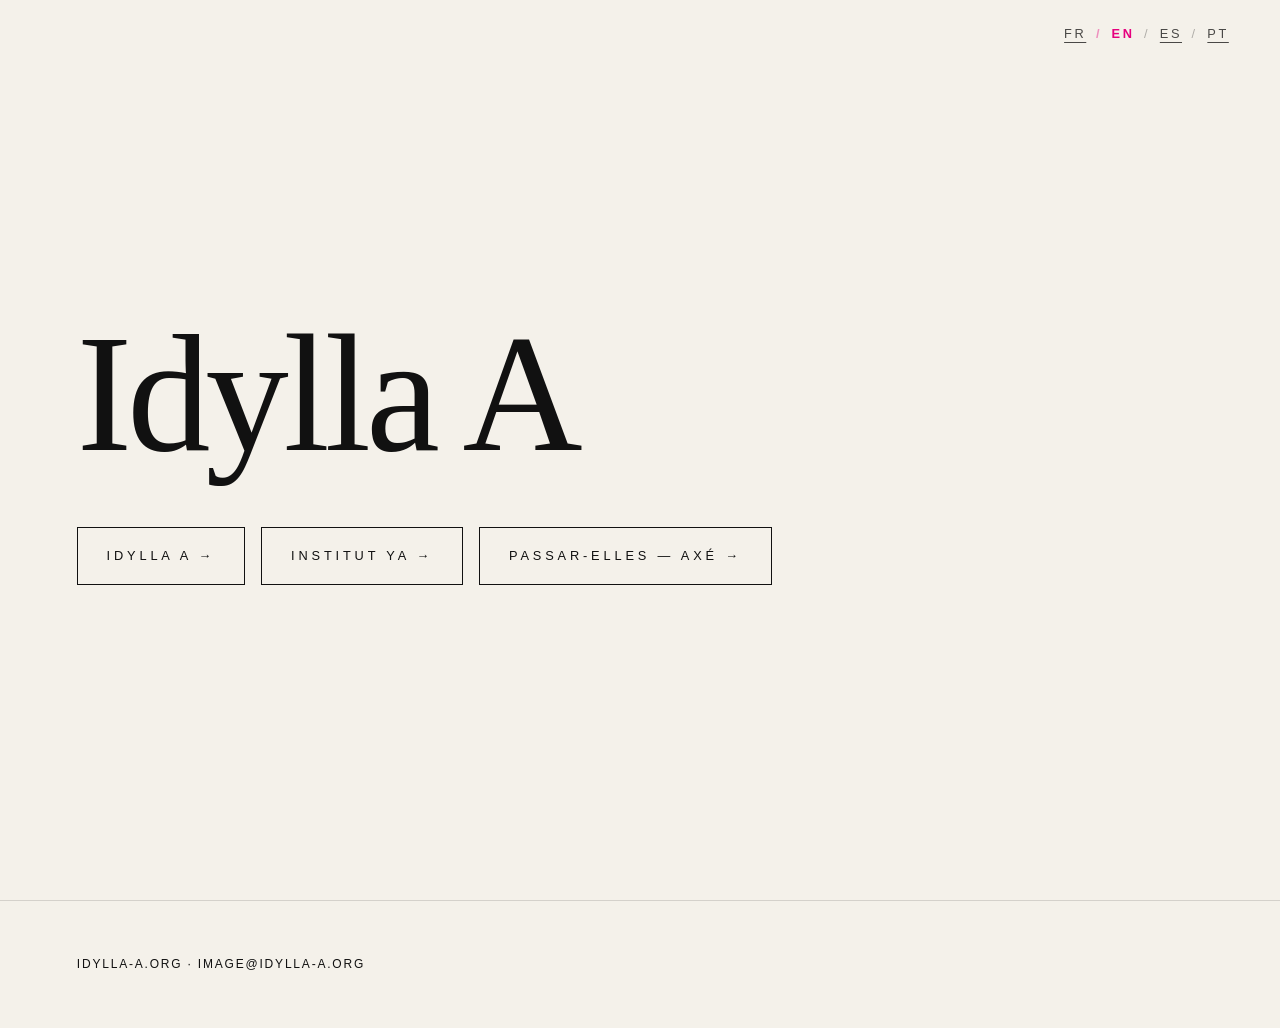
<file: index.html>
<!doctype html><html lang="fr"><head><meta charset="utf-8"><meta name="viewport" content="width=device-width,initial-scale=1"><title>Idylla A</title><link rel="stylesheet" href="style.css"></head><body class="home"><div class="lang lang-home"><button data-l="fr">fr</button><button data-l="en">en</button><button data-l="es">es</button><button data-l="pt">pt</button></div><main class="opening"><h1>Idylla A</h1><div class="doors"><a class="door" href="idylla-a.html" data-i18n="nav_a"></a><a class="door" href="institut-ya.html" data-i18n="nav_y"></a><a class="door" href="passar-elles.html" data-i18n="nav_p"></a></div></main><footer>idylla-a.org · image@idylla-a.org</footer><script src="i18n.js"></script></body></html>
</file>
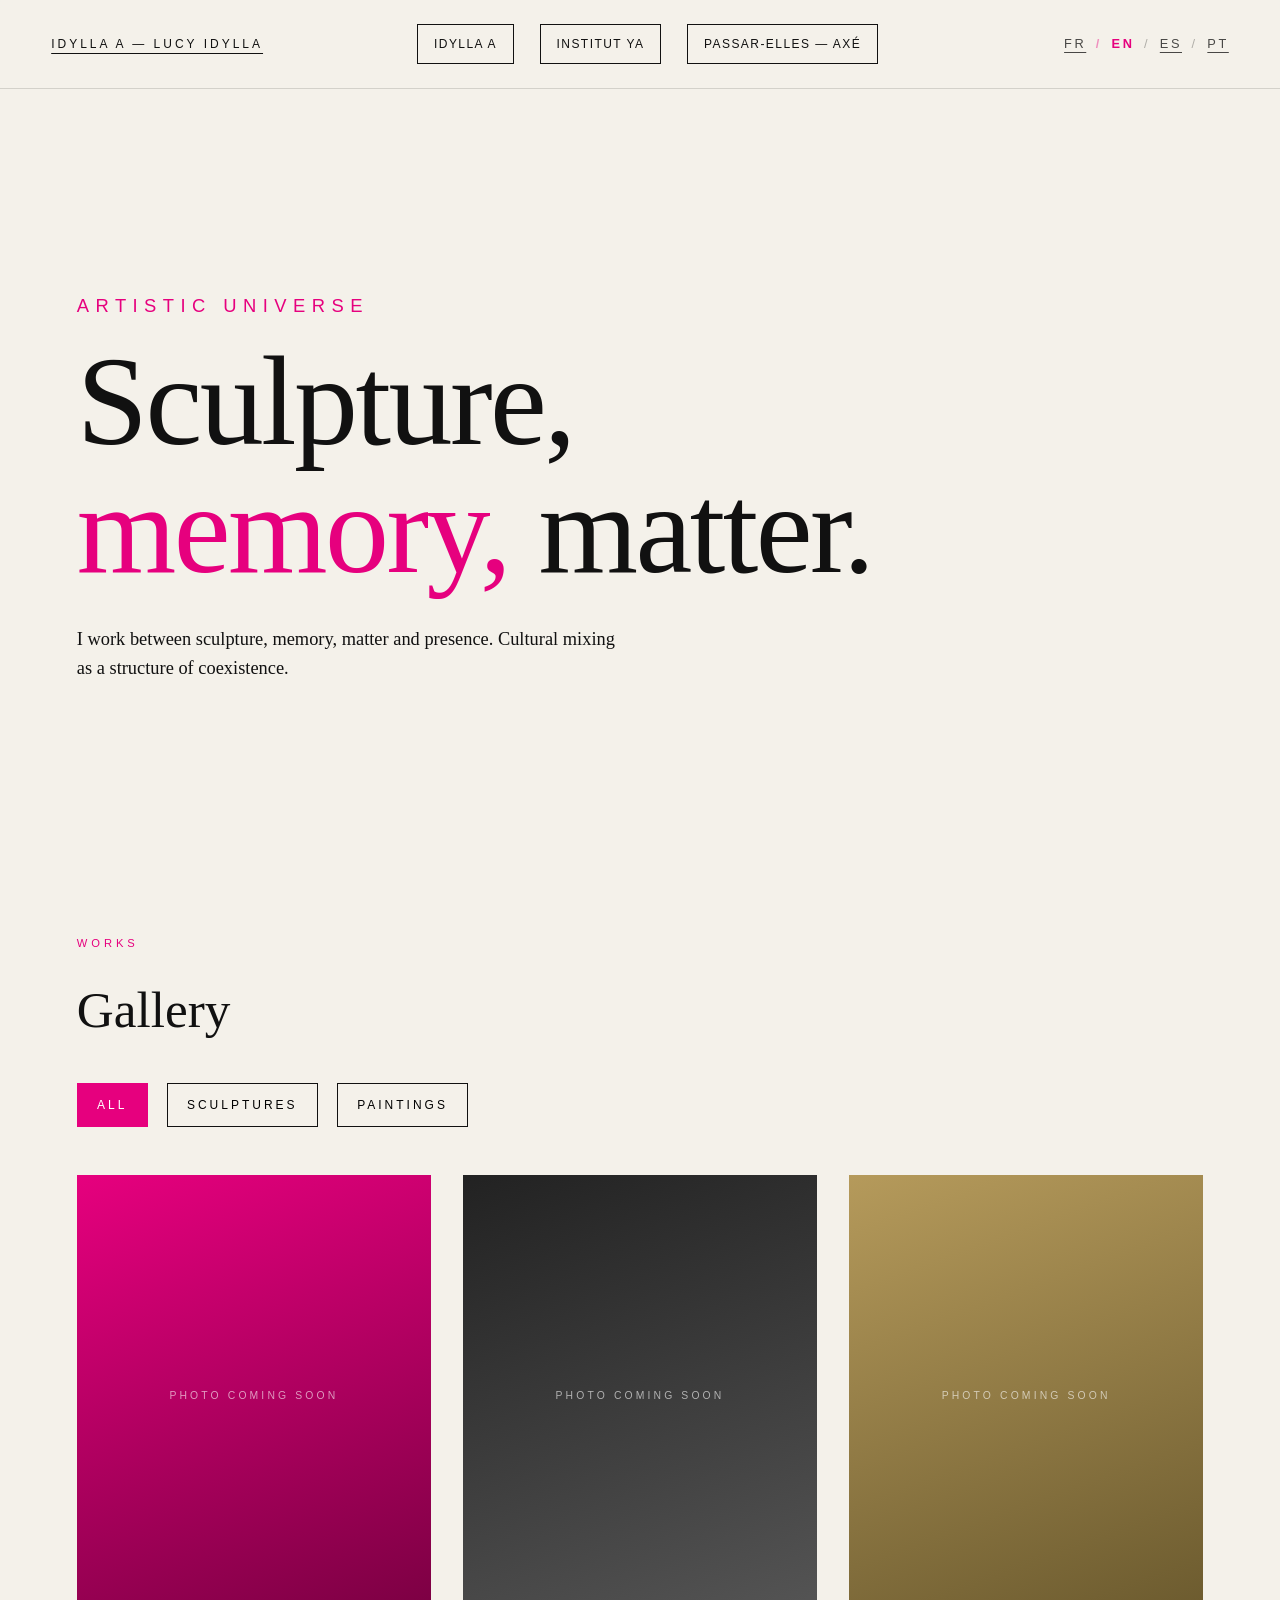
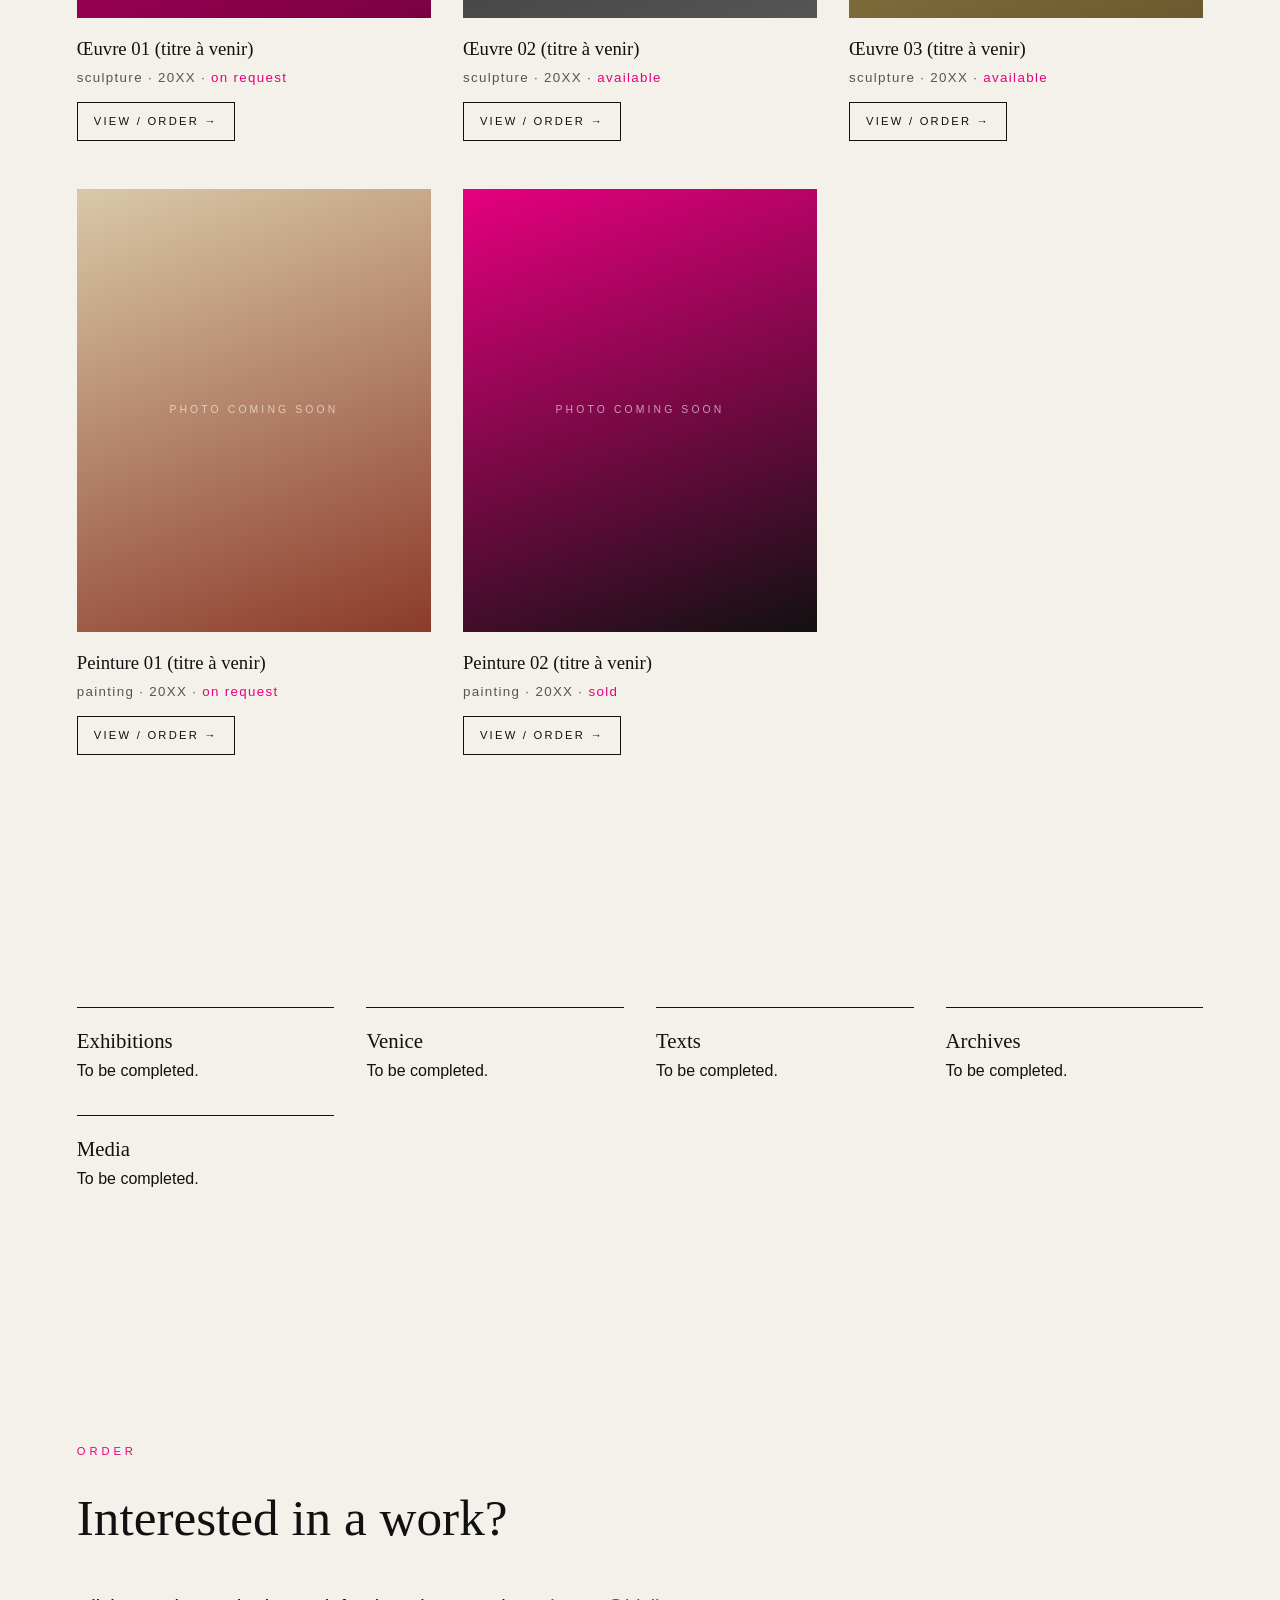
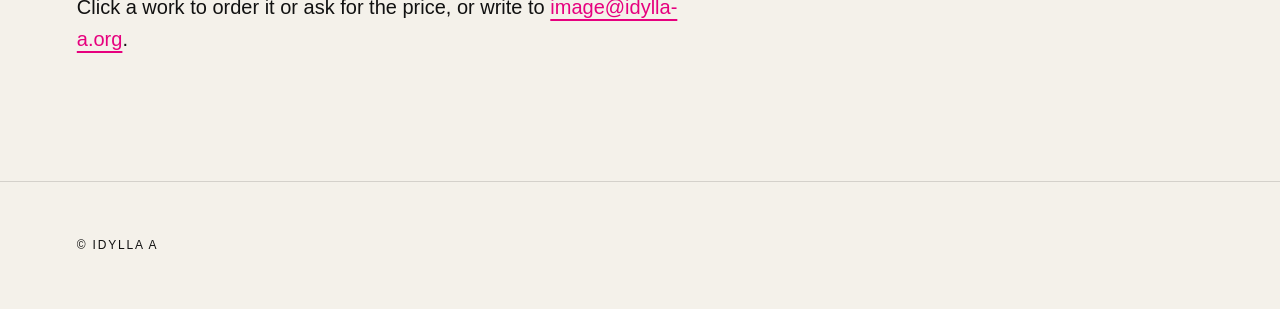
<file: idylla-a.html>
<!doctype html><html lang="fr"><head><meta charset="utf-8"><meta name="viewport" content="width=device-width,initial-scale=1"><title>Idylla A</title><link rel="stylesheet" href="style.css"></head><body class="idylla"><header class="nav"><a href="index.html" data-i18n="brand"></a><nav><a href="idylla-a.html" data-i18n="nav_a"></a><a href="institut-ya.html" data-i18n="nav_y"></a><a href="passar-elles.html" data-i18n="nav_p"></a></nav><span class="lang"><button data-l="fr">fr</button><button data-l="en">en</button><button data-l="es">es</button><button data-l="pt">pt</button></span></header><section class="hero"><p class="kicker" data-i18n="a_kicker"></p><h1 data-i18n="a_h1"></h1><p class="lead serif" data-i18n="a_lead"></p></section>
<section id="oeuvres"><p class="kicker" data-i18n="works"></p><h2 data-i18n="gallery"></h2>
<div class="filters"><button class="on" data-f="tout" data-i18n="all"></button><button data-f="sculpture" data-i18n="sculptures"></button><button data-f="peinture" data-i18n="paintings"></button></div>
<div class="gallery" id="gallery"></div></section>
<section><div class="grid3"><div class="card"><h3 data-i18n="expos"></h3><p data-i18n="tbd"></p></div><div class="card"><h3 data-i18n="venice"></h3><p data-i18n="tbd"></p></div><div class="card"><h3 data-i18n="texts"></h3><p data-i18n="tbd"></p></div><div class="card"><h3 data-i18n="archives"></h3><p data-i18n="tbd"></p></div><div class="card"><h3 data-i18n="media"></h3><p data-i18n="tbd"></p></div></div></section>
<section><p class="kicker" data-i18n="order_k"></p><h2 data-i18n="order_h"></h2><p class="lead"><span data-i18n="order_p"></span> <a href="mailto:image@idylla-a.org">image@idylla-a.org</a>.</p></section>
<dialog id="dlg"></dialog><footer>© Idylla A</footer><script src="works.js"></script><script src="i18n.js"></script><script src="app.js"></script></body></html>
</file>
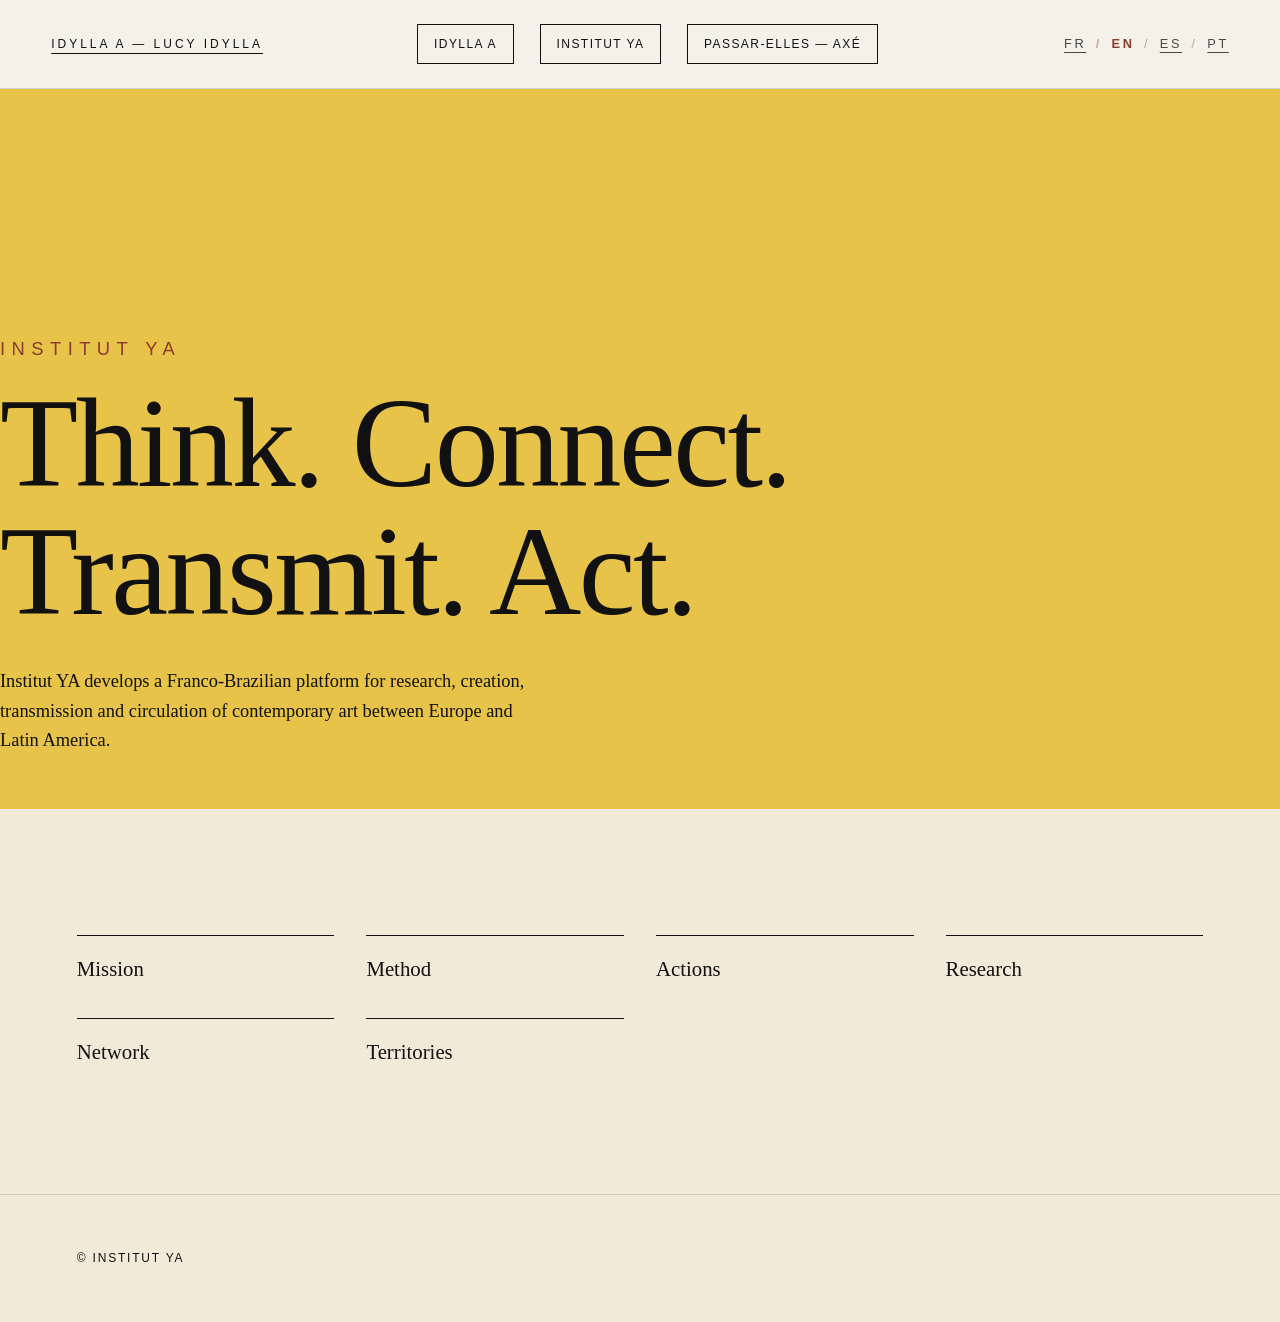
<file: institut-ya.html>
<!doctype html><html lang="fr"><head><meta charset="utf-8"><meta name="viewport" content="width=device-width,initial-scale=1"><title>Institut YA</title><link rel="stylesheet" href="style.css"></head><body class="institut"><header class="nav"><a href="index.html" data-i18n="brand"></a><nav><a href="idylla-a.html" data-i18n="nav_a"></a><a href="institut-ya.html" data-i18n="nav_y"></a><a href="passar-elles.html" data-i18n="nav_p"></a></nav><span class="lang"><button data-l="fr">fr</button><button data-l="en">en</button><button data-l="es">es</button><button data-l="pt">pt</button></span></header><section class="hero"><p class="kicker" data-i18n="y_kicker"></p><h1 data-i18n="y_h1"></h1><p class="serif" data-i18n="y_lead"></p></section><section><div class="grid3"><div class="card"><h3 data-i18n="mission"></h3></div><div class="card"><h3 data-i18n="method"></h3></div><div class="card"><h3 data-i18n="actions"></h3></div><div class="card"><h3 data-i18n="research"></h3></div><div class="card"><h3 data-i18n="network"></h3></div><div class="card"><h3 data-i18n="territories"></h3></div></div></section><footer>© Institut YA</footer><script src="i18n.js"></script></body></html>
</file>
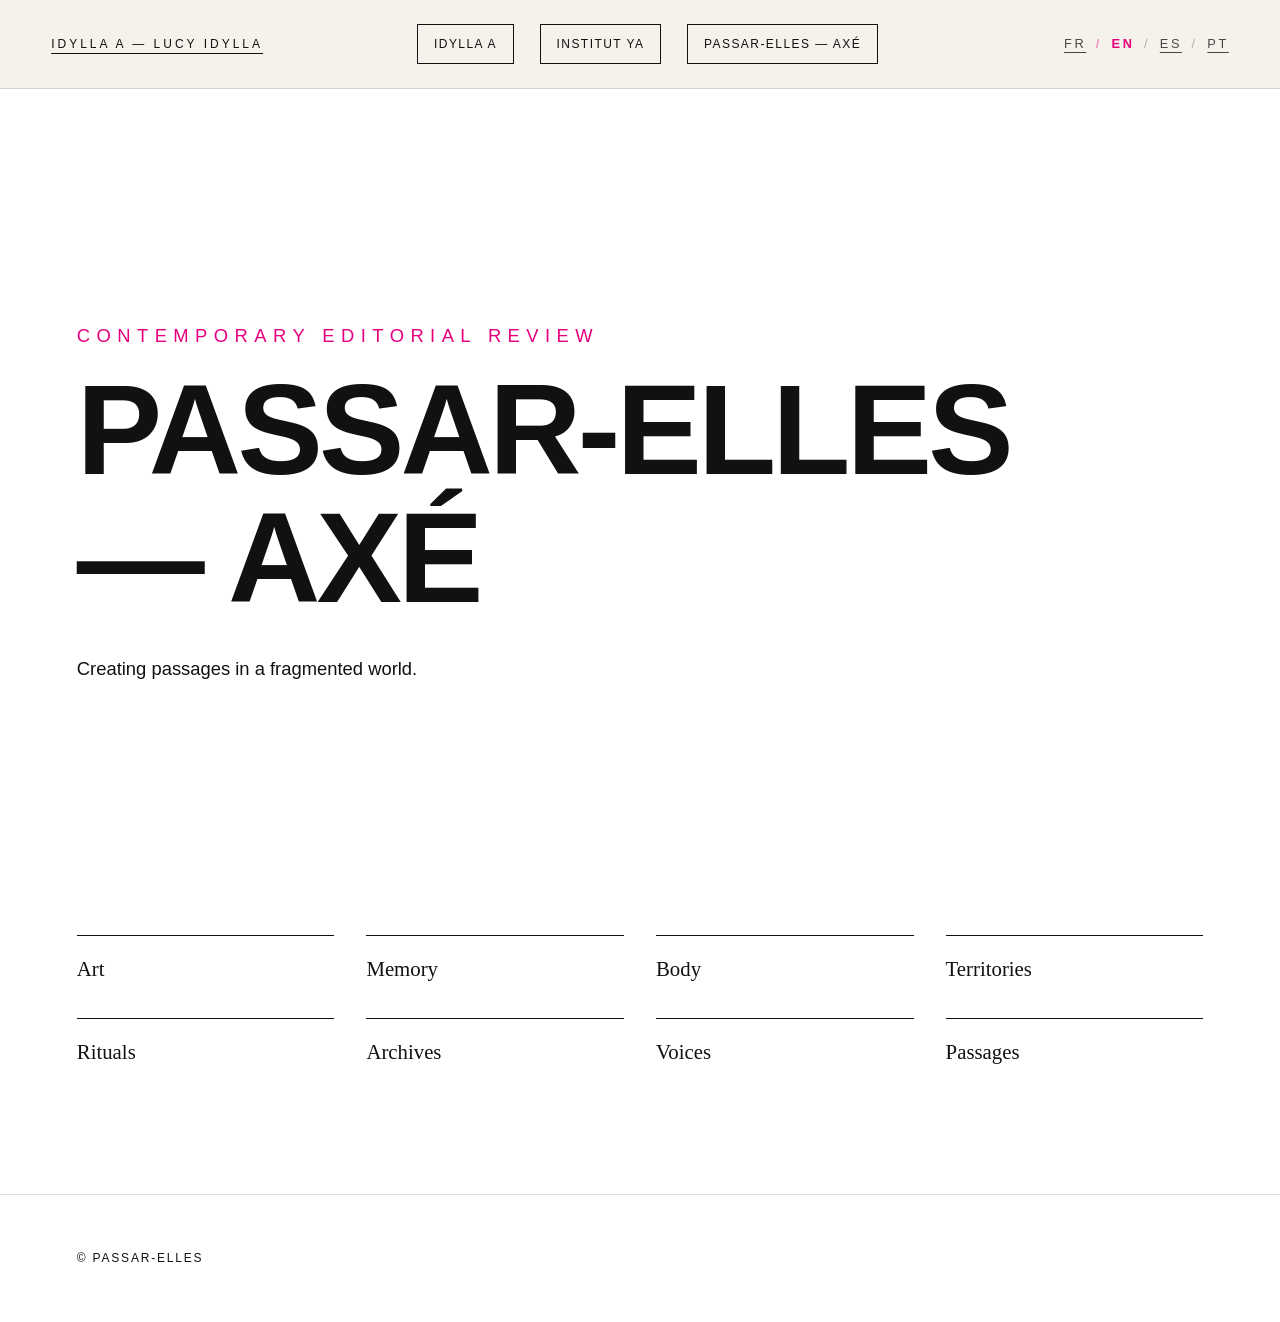
<file: passar-elles.html>
<!doctype html><html lang="fr"><head><meta charset="utf-8"><meta name="viewport" content="width=device-width,initial-scale=1"><title>Passar-Elles — Axé</title><link rel="stylesheet" href="style.css"></head><body class="passar"><header class="nav"><a href="index.html" data-i18n="brand"></a><nav><a href="idylla-a.html" data-i18n="nav_a"></a><a href="institut-ya.html" data-i18n="nav_y"></a><a href="passar-elles.html" data-i18n="nav_p"></a></nav><span class="lang"><button data-l="fr">fr</button><button data-l="en">en</button><button data-l="es">es</button><button data-l="pt">pt</button></span></header><section class="hero"><p class="kicker" data-i18n="p_kicker"></p><h1 data-i18n="p_h1"></h1><p data-i18n="p_lead"></p></section><section><div class="grid3"><div class="card"><h3 data-i18n="art"></h3></div><div class="card"><h3 data-i18n="memory"></h3></div><div class="card"><h3 data-i18n="body"></h3></div><div class="card"><h3 data-i18n="territories"></h3></div><div class="card"><h3 data-i18n="rituals"></h3></div><div class="card"><h3 data-i18n="archives"></h3></div><div class="card"><h3 data-i18n="voices"></h3></div><div class="card"><h3 data-i18n="passages"></h3></div></div></section><footer>© Passar-Elles</footer><script src="i18n.js"></script></body></html>
</file>
<file: style.css>
:root{--paper:#f4f1ea;--ink:#111;--rose:#e6007e;--gold:#b59a5b;--naples:#e8c34a;--terre:#8c3b2a;--sable:#d9c9a8;--pierre:#8a867d}
*{box-sizing:border-box;margin:0}
html{scroll-behavior:smooth}
body{background:var(--paper);color:var(--ink);font-family:"Helvetica Neue",Arial,sans-serif;font-weight:300;line-height:1.6}
a{color:inherit}
.serif{font-family:Georgia,"Times New Roman",serif}
header.nav{display:flex;justify-content:space-between;align-items:center;padding:1.5rem 4vw;position:sticky;top:0;background:color-mix(in srgb,var(--paper) 92%,transparent);backdrop-filter:blur(6px);z-index:5}
.nav a{text-decoration:none;font-size:.75rem;letter-spacing:.25em;text-transform:uppercase;margin-left:1.6rem}
.nav a:first-child{margin-left:0}
.nav a:hover{color:var(--accent,var(--rose))}
/* opening */
.opening{min-height:100vh;display:flex;flex-direction:column;justify-content:center;padding:0 6vw}
.opening h1{font-family:Georgia,serif;font-weight:400;font-size:clamp(3rem,13vw,12rem);line-height:.95;letter-spacing:-.03em;animation:fade 2.4s ease both}
.opening .doors{display:flex;flex-wrap:wrap;gap:1rem;margin-top:6vh}
.door{border:1px solid var(--ink);padding:1.1rem 1.8rem;text-decoration:none;font-size:.8rem;letter-spacing:.3em;text-transform:uppercase;transition:.6s}
.door:hover{background:var(--ink);color:var(--paper)}
@keyframes fade{from{opacity:0;transform:translateY(20px)}to{opacity:1}}
/* generic */
section{padding:14vh 6vw}
.hero{min-height:80vh;display:flex;flex-direction:column;justify-content:flex-end}
.hero h1{font-family:Georgia,serif;font-weight:400;font-size:clamp(2.6rem,10vw,9rem);line-height:1;letter-spacing:-.02em}
.hero p{max-width:34rem;margin-top:2rem;font-size:1.15rem}
h2{font-family:Georgia,serif;font-weight:400;font-size:clamp(1.8rem,4vw,3.2rem);margin-bottom:2rem}
.kicker{font-size:.7rem;letter-spacing:.35em;text-transform:uppercase;color:var(--accent,var(--rose));margin-bottom:1rem}
.lead{max-width:40rem;font-size:1.25rem}
.grid3{display:grid;grid-template-columns:repeat(auto-fit,minmax(14rem,1fr));gap:2rem}
.card{border-top:1px solid var(--ink);padding-top:1rem}
.card h3{font-family:Georgia,serif;font-weight:400;font-size:1.3rem}
footer{padding:6vh 6vw;font-size:.75rem;letter-spacing:.15em;text-transform:uppercase;border-top:1px solid #0002}
/* fronts */
body.idylla{--accent:var(--rose)}
body.idylla .hero h1 span{color:var(--rose)}
body.institut{--accent:var(--terre);background:#f1ead9}
body.institut .hero{background:var(--naples);margin:0 -6vw;padding:0 6vw 6vh}
body.passar{--accent:var(--rose);background:#fff}
body.passar h1,body.passar h2{font-family:"Helvetica Neue",Arial,sans-serif;font-weight:800;text-transform:uppercase;letter-spacing:-.03em}
/* gallery */
.filters{display:flex;gap:1.2rem;margin-bottom:3rem;flex-wrap:wrap}
.filters button{background:none;border:0;border-bottom:1px solid transparent;font:inherit;font-size:.75rem;letter-spacing:.25em;text-transform:uppercase;cursor:pointer;padding:.3rem 0}
.filters button.on{border-color:var(--rose);color:var(--rose)}
.gallery{display:grid;grid-template-columns:repeat(auto-fill,minmax(18rem,1fr));gap:3rem 2rem}
.work{cursor:pointer;background:none;border:0;text-align:left;font:inherit;color:inherit}
.work .ph,.modal .ph{aspect-ratio:4/5;background:linear-gradient(160deg,var(--c1),var(--c2));display:flex;align-items:center;justify-content:center;font-size:.65rem;letter-spacing:.3em;text-transform:uppercase;color:#fff9;overflow:hidden}
.work img,.modal img{width:100%;height:100%;object-fit:cover;display:block}
.work .ph{transition:transform 1.2s ease}
.work:hover .ph{transform:scale(1.02)}
.work h3{font-family:Georgia,serif;font-weight:400;margin-top:1rem}
.work small{color:#555;letter-spacing:.1em}
.badge{color:var(--rose)}
/* modal */
dialog{border:0;max-width:62rem;width:92vw;padding:0;background:var(--paper)}
dialog::backdrop{background:#000a}
.modal{display:grid;grid-template-columns:1fr 1fr}
@media(max-width:700px){.modal{grid-template-columns:1fr}}
.modal .info{padding:2rem;display:flex;flex-direction:column;gap:.8rem}
.modal h3{font-family:Georgia,serif;font-weight:400;font-size:1.8rem}
form{display:flex;flex-direction:column;gap:.7rem;margin-top:1rem}
input,textarea{font:inherit;padding:.7rem;border:1px solid #0005;background:#fff;border-radius:0}
.btn{background:var(--ink);color:var(--paper);border:0;padding:1rem;letter-spacing:.25em;text-transform:uppercase;font-size:.75rem;cursor:pointer}
.btn:hover{background:var(--rose)}
.close{position:absolute;right:1rem;top:.5rem;background:none;border:0;font-size:2rem;cursor:pointer}
.note{font-size:.8rem;color:#555}
.lang{margin-left:2rem;display:inline-flex;gap:.6rem}
.lang button{background:none;border:0;font:inherit;font-size:.7rem;letter-spacing:.2em;text-transform:uppercase;cursor:pointer;opacity:.5}
.lang button.on{opacity:1;color:var(--accent,var(--rose))}
.nav>nav{display:flex;align-items:center;flex-wrap:wrap}
.lang-home{position:fixed;top:1.5rem;right:4vw;margin:0;z-index:5}
/* mobile */
img{max-width:100%}
@media(max-width:700px){
  header.nav{flex-direction:column;align-items:flex-start;gap:.6rem;padding:1rem 5vw;position:static}
  .nav>nav{gap:.4rem 1rem}
  .nav a{margin-left:0;font-size:.65rem;letter-spacing:.18em}
  .lang{margin-left:0}
  .lang-home{top:1rem;right:5vw}
  section{padding:9vh 6vw}
  .hero{min-height:60vh}
  .opening .doors{flex-direction:column}
  .door{text-align:center;padding:1.2rem}
  .gallery{grid-template-columns:1fr 1fr;gap:2rem 1rem}
  .work h3{font-size:.95rem}
  dialog{width:100vw;max-width:100vw;max-height:100dvh;height:100dvh;overflow:auto}
  .modal .info{padding:1.2rem}
  input,textarea{font-size:16px} /* stops iOS zoom on focus */
  .btn,.filters button,.close{min-height:44px}
}
@media(max-width:380px){.gallery{grid-template-columns:1fr}}
.work{padding:0;width:100%}
/* nav clean-up */
.lang button{padding:0}
.lang button+button::before{content:"/";margin-right:.6rem;opacity:.4}
header.nav{border-bottom:1px solid #0002}
.nav>a:first-child{font-weight:500}
@media(max-width:700px){
  header.nav{display:grid;grid-template-columns:1fr auto;gap:.9rem 1rem;align-items:center}
  
  .nav>a:first-child{grid-column:1;grid-row:1}
  .nav .lang{grid-column:2;grid-row:1;margin:0}
  .nav>nav>a{grid-row:2;font-size:.6rem;letter-spacing:.12em}
  .nav>nav{display:flex;grid-column:1/-1;grid-row:2;gap:1.2rem;padding-top:.8rem;border-top:1px solid #0002;flex-wrap:wrap}
  .nav>nav>.lang{display:none}
}
/* clickable affordances */
.nav>nav>a{border:1px solid var(--ink);padding:.6rem 1rem;letter-spacing:.12em;transition:.3s}
.nav>nav>a:hover,.nav>nav>a:focus-visible{background:var(--ink);color:var(--paper)}
.nav>a:first-child{text-decoration:underline;text-underline-offset:.4em}
.lang button{font-size:.8rem;opacity:.7;text-decoration:underline;text-underline-offset:.3em}
.lang button:hover{opacity:1}
.lang button.on{text-decoration:none;opacity:1;font-weight:600}
.filters button{border:1px solid var(--ink);padding:.7rem 1.2rem;min-height:44px}
.filters button:hover{background:#0001}
.filters button.on{background:var(--rose);border-color:var(--rose);color:#fff}
.work .cta{display:inline-block;margin-top:.8rem;border:1px solid var(--ink);padding:.6rem 1rem;font-size:.7rem;letter-spacing:.2em;text-transform:uppercase;transition:.3s}
.work:hover .cta,.work:focus-visible .cta{background:var(--rose);border-color:var(--rose);color:#fff}
.work:focus-visible,.door:focus-visible,.btn:focus-visible,button:focus-visible,a:focus-visible{outline:3px solid var(--rose);outline-offset:3px}
.work .ph{position:relative}
.work:hover .ph{box-shadow:0 10px 30px #0003}
a[href^="mailto"]{text-decoration:underline;text-underline-offset:.25em;color:var(--rose)}
.door::after{content:" →"}
.close{border:1px solid var(--ink);width:44px;height:44px;line-height:1;border-radius:50%;background:var(--paper)}
@media(max-width:700px){.nav>nav>a{padding:.55rem .8rem}}
.lang button+button::before{display:inline-block;text-decoration:none}
.work{display:block;align-self:start}
</file>
